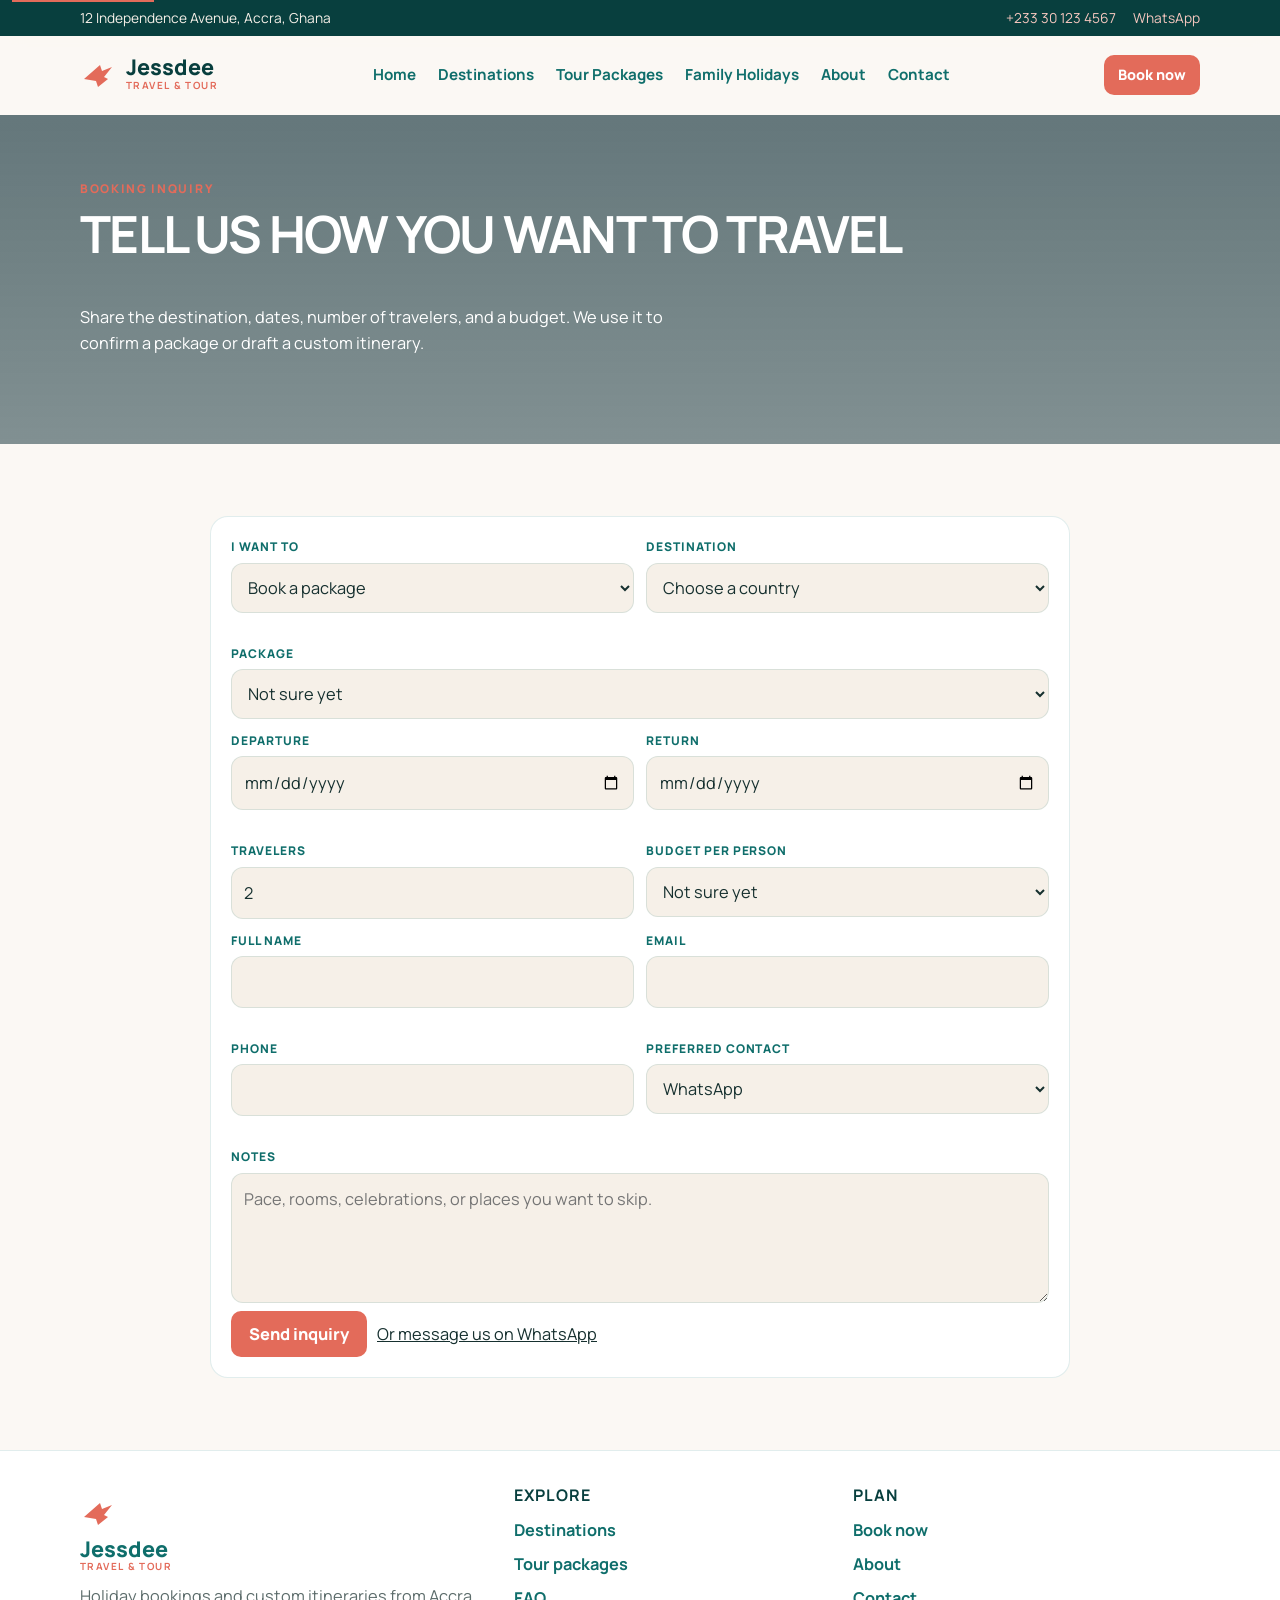
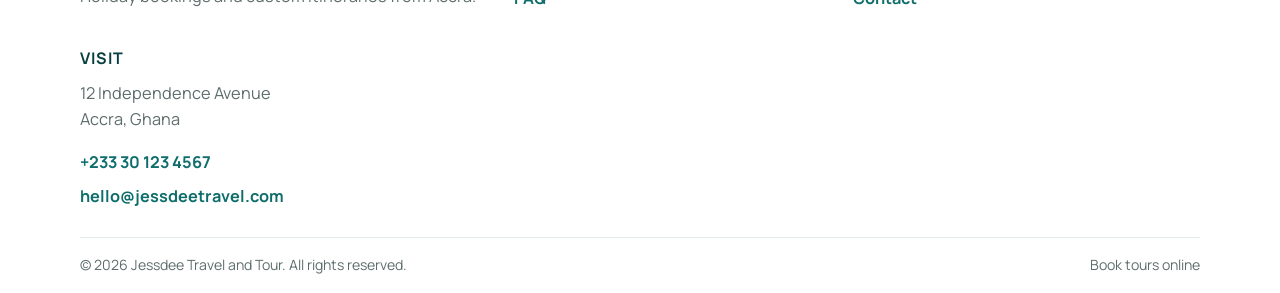
<file: booking.html>
<!DOCTYPE html>
<html lang="en">
<head>
  <meta charset="utf-8">
  <meta name="viewport" content="width=device-width, initial-scale=1">
  <title>Book a Tour | Jessdee Travel and Tour</title>
  <meta name="description" content="Send a Jessdee Travel and Tour booking inquiry with your destination, travel dates, travelers, budget, and contact details.">
  <meta name="theme-color" content="#0f6e6b">
  <link rel="icon" href="assets/favicon.svg" type="image/svg+xml">
  <link rel="preconnect" href="https://fonts.googleapis.com">
  <link rel="preconnect" href="https://fonts.gstatic.com" crossorigin>
  <link href="https://fonts.googleapis.com/css2?family=Manrope:wght@400;600;700;800&display=swap" rel="stylesheet">
  <link rel="stylesheet" href="css/styles.css">
</head>
<body data-page="booking">
  <a class="skip" href="#main">Skip to content</a>
  <div class="topbar">
    <div class="wrap topbar-inner">
      <span class="topbar-place">12 Independence Avenue, Accra, Ghana</span>
      <span class="topbar-links">
        <a href="tel:+233301234567">+233 30 123 4567</a>
        <a href="https://wa.me/233301234567" target="_blank" rel="noopener">WhatsApp</a>
      </span>
    </div>
  </div>
  <header class="site-header">
    <div class="wrap header-inner">
      <a class="logo" href="index.html" aria-label="Jessdee Travel and Tour home">
        <svg viewBox="0 0 36 36" aria-hidden="true"><path fill="#e36b5a" d="M4 22 20 8l2 6 10-4-8 10 4 2-10 8-2-6z"/></svg>
        <span><strong>Jessdee</strong><small>Travel &amp; Tour</small></span>
      </a>
      <nav class="site-nav" id="site-nav" aria-label="Primary">
        <a href="index.html" data-nav="home">Home</a>
        <a href="countries.html" data-nav="countries">Destinations</a>
        <a href="packages.html" data-nav="packages">Tour Packages</a>
        <a href="packages.html?type=Family" data-nav="family">Family Holidays</a>
        <a href="about.html" data-nav="about">About</a>
        <a href="contact.html" data-nav="contact">Contact</a>
        <a class="nav-book" href="booking.html" data-nav="booking">Book now</a>
      </nav>
      <div class="header-actions">
        <a class="btn btn-gold btn-small header-book" href="booking.html">Book now</a>
        <button class="nav-toggle" type="button" aria-expanded="false" aria-controls="site-nav"><span class="sr-only">Menu</span><span class="bars"></span></button>
      </div>
    </div>
  </header>
  <main id="main">
    <section class="page-hero hero-booking">
      <div class="wrap">
        <p class="eyebrow">Booking inquiry</p>
        <h1>Tell us how you want to travel</h1>
        <p class="lede">Share the destination, dates, number of travelers, and a budget. We use it to confirm a package or draft a custom itinerary.</p>
      </div>
    </section>
    <section class="section">
      <div class="wrap" style="max-width:860px">
        <form id="inquiry-form" class="panel form-card" novalidate>
          <div class="form-grid">
            <label class="field">
              <span>I want to</span>
              <select name="intent">
                <option value="book">Book a package</option>
                <option value="quote">Request a quote</option>
                <option value="custom">Plan a custom itinerary</option>
              </select>
            </label>
            <label class="field">
              <span>Destination</span>
              <select name="destination" data-destinations data-param="destination" data-placeholder="Choose a country" required></select>
              <small class="error" data-error-for="destination"></small>
            </label>
            <label class="field wide">
              <span>Package</span>
              <select name="package"></select>
            </label>
            <label class="field">
              <span>Departure</span>
              <input type="date" name="departure">
              <small class="error" data-error-for="departure"></small>
            </label>
            <label class="field">
              <span>Return</span>
              <input type="date" name="return">
              <small class="error" data-error-for="return"></small>
            </label>
            <label class="field">
              <span>Travelers</span>
              <input type="number" name="travelers" min="1" max="20" value="2">
            </label>
            <label class="field">
              <span>Budget per person</span>
              <select name="budget">
                <option value="">Not sure yet</option>
                <option>Under $1,500</option>
                <option>$1,500 – $2,500</option>
                <option>$2,500 – $4,000</option>
                <option>$4,000+</option>
              </select>
            </label>
            <label class="field">
              <span>Full name</span>
              <input name="name" autocomplete="name" required>
              <small class="error" data-error-for="name"></small>
            </label>
            <label class="field">
              <span>Email</span>
              <input name="email" type="email" autocomplete="email" required>
              <small class="error" data-error-for="email"></small>
            </label>
            <label class="field">
              <span>Phone</span>
              <input name="phone" type="tel" autocomplete="tel" required>
              <small class="error" data-error-for="phone"></small>
            </label>
            <label class="field">
              <span>Preferred contact</span>
              <select name="contact">
                <option>WhatsApp</option>
                <option>Phone</option>
                <option>Email</option>
              </select>
            </label>
            <label class="field wide">
              <span>Notes</span>
              <textarea name="notes" placeholder="Pace, rooms, celebrations, or places you want to skip."></textarea>
            </label>
          </div>
          <div class="form-actions">
            <button class="btn btn-gold" type="submit">Send inquiry</button>
            <a href="https://wa.me/233301234567" target="_blank" rel="noopener">Or message us on WhatsApp</a>
          </div>
        </form>
        <div class="success" id="form-success">
          <p class="kicker">Inquiry saved</p>
          <h2>Thank you, <span data-name>traveler</span>.</h2>
          <p>Your reference is <strong data-ref>JD-0000</strong>. This preview keeps the inquiry in your browser. Call <a href="tel:+233301234567">+233 30 123 4567</a> or <a href="https://wa.me/233301234567" target="_blank" rel="noopener">WhatsApp</a> the Accra desk and quote that reference.</p>
          <a class="btn btn-navy" href="packages.html">Browse more packages</a>
        </div>
      </div>
    </section>
  </main>
  <footer class="site-footer">
    <div class="wrap footer-grid">
      <div>
        <a class="logo" href="index.html"><svg viewBox="0 0 36 36" aria-hidden="true"><path fill="#e36b5a" d="M4 22 20 8l2 6 10-4-8 10 4 2-10 8-2-6z"/></svg><span><strong>Jessdee</strong><small>Travel &amp; Tour</small></span></a>
        <p>Holiday bookings and custom itineraries from Accra.</p>
      </div>
      <div>
        <h2>Explore</h2>
        <a href="countries.html">Destinations</a>
        <a href="packages.html">Tour packages</a>
        <a href="faq.html">FAQ</a>
      </div>
      <div>
        <h2>Plan</h2>
        <a href="booking.html">Book now</a>
        <a href="about.html">About</a>
        <a href="contact.html">Contact</a>
      </div>
      <div>
        <h2>Visit</h2>
        <p>12 Independence Avenue<br>Accra, Ghana</p>
        <a href="tel:+233301234567">+233 30 123 4567</a>
        <a href="mailto:hello@jessdeetravel.com">hello@jessdeetravel.com</a>
      </div>
    </div>
    <div class="wrap footer-base">
      <p>© 2026 Jessdee Travel and Tour. All rights reserved.</p>
      <p>Book tours online</p>
    </div>
  </footer>
  <script src="js/site.js" defer></script>
</body>
</html>
</file>
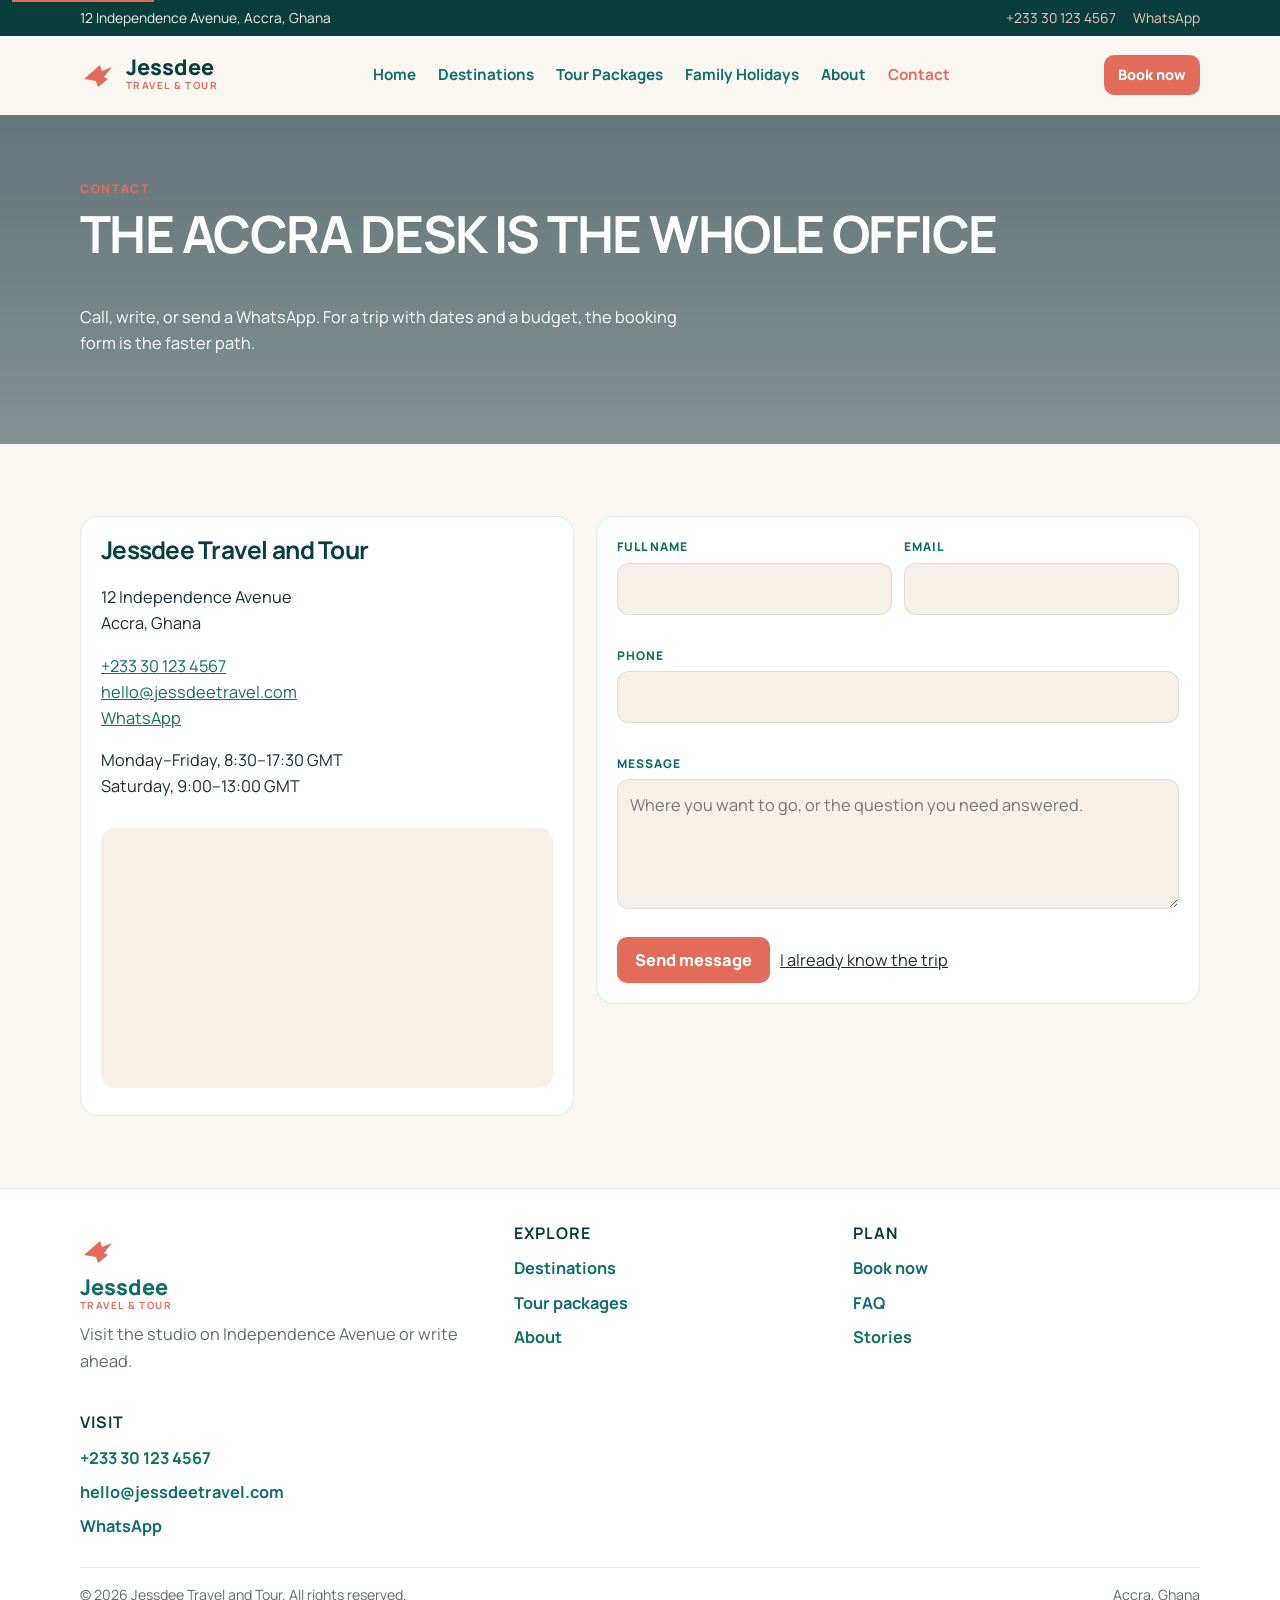
<file: contact.html>
<!DOCTYPE html>
<html lang="en">
<head>
  <meta charset="utf-8">
  <meta name="viewport" content="width=device-width, initial-scale=1">
  <title>Contact Jessdee Travel and Tour | Accra</title>
  <meta name="description" content="Contact Jessdee Travel and Tour at 12 Independence Avenue, Accra. Call +233 30 123 4567, email, WhatsApp, or send a message.">
  <meta name="theme-color" content="#0f6e6b">
  <link rel="icon" href="assets/favicon.svg" type="image/svg+xml">
  <link rel="preconnect" href="https://fonts.googleapis.com">
  <link rel="preconnect" href="https://fonts.gstatic.com" crossorigin>
  <link href="https://fonts.googleapis.com/css2?family=Manrope:wght@400;600;700;800&display=swap" rel="stylesheet">
  <link rel="stylesheet" href="css/styles.css">
</head>
<body data-page="contact">
  <a class="skip" href="#main">Skip to content</a>
  <div class="topbar">
    <div class="wrap topbar-inner">
      <span class="topbar-place">12 Independence Avenue, Accra, Ghana</span>
      <span class="topbar-links">
        <a href="tel:+233301234567">+233 30 123 4567</a>
        <a href="https://wa.me/233301234567" target="_blank" rel="noopener">WhatsApp</a>
      </span>
    </div>
  </div>
  <header class="site-header">
    <div class="wrap header-inner">
      <a class="logo" href="index.html" aria-label="Jessdee Travel and Tour home">
        <svg viewBox="0 0 36 36" aria-hidden="true"><path fill="#e36b5a" d="M4 22 20 8l2 6 10-4-8 10 4 2-10 8-2-6z"/></svg>
        <span><strong>Jessdee</strong><small>Travel &amp; Tour</small></span>
      </a>
      <nav class="site-nav" id="site-nav" aria-label="Primary">
        <a href="index.html" data-nav="home">Home</a>
        <a href="countries.html" data-nav="countries">Destinations</a>
        <a href="packages.html" data-nav="packages">Tour Packages</a>
        <a href="packages.html?type=Family" data-nav="family">Family Holidays</a>
        <a href="about.html" data-nav="about">About</a>
        <a href="contact.html" data-nav="contact">Contact</a>
        <a class="nav-book" href="booking.html" data-nav="booking">Book now</a>
      </nav>
      <div class="header-actions">
        <a class="btn btn-gold btn-small header-book" href="booking.html">Book now</a>
        <button class="nav-toggle" type="button" aria-expanded="false" aria-controls="site-nav"><span class="sr-only">Menu</span><span class="bars"></span></button>
      </div>
    </div>
  </header>
  <main id="main">
    <section class="page-hero hero-contact">
      <div class="wrap">
        <p class="eyebrow">Contact</p>
        <h1>The Accra desk is the whole office</h1>
        <p class="lede">Call, write, or send a WhatsApp. For a trip with dates and a budget, the booking form is the faster path.</p>
      </div>
    </section>
    <section class="section">
      <div class="wrap contact-layout">
        <aside class="contact-card">
          <h2>Jessdee Travel and Tour</h2>
          <p>12 Independence Avenue<br>Accra, Ghana</p>
          <p><a href="tel:+233301234567">+233 30 123 4567</a><br>
            <a href="mailto:hello@jessdeetravel.com">hello@jessdeetravel.com</a><br>
            <a href="https://wa.me/233301234567" target="_blank" rel="noopener">WhatsApp</a></p>
          <p>Monday–Friday, 8:30–17:30 GMT<br>Saturday, 9:00–13:00 GMT</p>
          <iframe class="map-frame" title="Map of Independence Avenue, Accra" loading="lazy" referrerpolicy="no-referrer-when-downgrade" src="https://maps.google.com/maps?q=Independence%20Avenue%20Accra%20Ghana&z=15&output=embed"></iframe>
        </aside>
        <div>
          <form id="contact-form" class="panel form-card" novalidate>
            <div class="form-grid">
              <label class="field">
                <span>Full name</span>
                <input name="name" autocomplete="name" required>
                <small class="error" data-error-for="name"></small>
              </label>
              <label class="field">
                <span>Email</span>
                <input name="email" type="email" autocomplete="email" required>
                <small class="error" data-error-for="email"></small>
              </label>
              <label class="field wide">
                <span>Phone</span>
                <input name="phone" type="tel" autocomplete="tel" required>
                <small class="error" data-error-for="phone"></small>
              </label>
              <label class="field wide">
                <span>Message</span>
                <textarea name="message" required placeholder="Where you want to go, or the question you need answered."></textarea>
                <small class="error" data-error-for="message"></small>
              </label>
            </div>
            <div class="form-actions">
              <button class="btn btn-gold" type="submit">Send message</button>
              <a href="booking.html">I already know the trip</a>
            </div>
          </form>
          <div class="success" id="form-success">
            <p class="kicker">Message saved</p>
            <h2>Thank you, <span data-name>there</span>.</h2>
            <p>Reference <strong data-ref>JD-0000</strong>. This preview stores the note in your browser. To reach the desk now, call <a href="tel:+233301234567">+233 30 123 4567</a> or use <a href="https://wa.me/233301234567" target="_blank" rel="noopener">WhatsApp</a>.</p>
          </div>
        </div>
      </div>
    </section>
  </main>
  <footer class="site-footer">
    <div class="wrap footer-grid">
      <div>
        <a class="logo" href="index.html"><svg viewBox="0 0 36 36" aria-hidden="true"><path fill="#e36b5a" d="M4 22 20 8l2 6 10-4-8 10 4 2-10 8-2-6z"/></svg><span><strong>Jessdee</strong><small>Travel &amp; Tour</small></span></a>
        <p>Visit the studio on Independence Avenue or write ahead.</p>
      </div>
      <div>
        <h2>Explore</h2>
        <a href="countries.html">Destinations</a>
        <a href="packages.html">Tour packages</a>
        <a href="about.html">About</a>
      </div>
      <div>
        <h2>Plan</h2>
        <a href="booking.html">Book now</a>
        <a href="faq.html">FAQ</a>
        <a href="testimonials.html">Stories</a>
      </div>
      <div>
        <h2>Visit</h2>
        <a href="tel:+233301234567">+233 30 123 4567</a>
        <a href="mailto:hello@jessdeetravel.com">hello@jessdeetravel.com</a>
        <a href="https://wa.me/233301234567" target="_blank" rel="noopener">WhatsApp</a>
      </div>
    </div>
    <div class="wrap footer-base">
      <p>© 2026 Jessdee Travel and Tour. All rights reserved.</p>
      <p>Accra, Ghana</p>
    </div>
  </footer>
  <script src="js/site.js" defer></script>
</body>
</html>
</file>
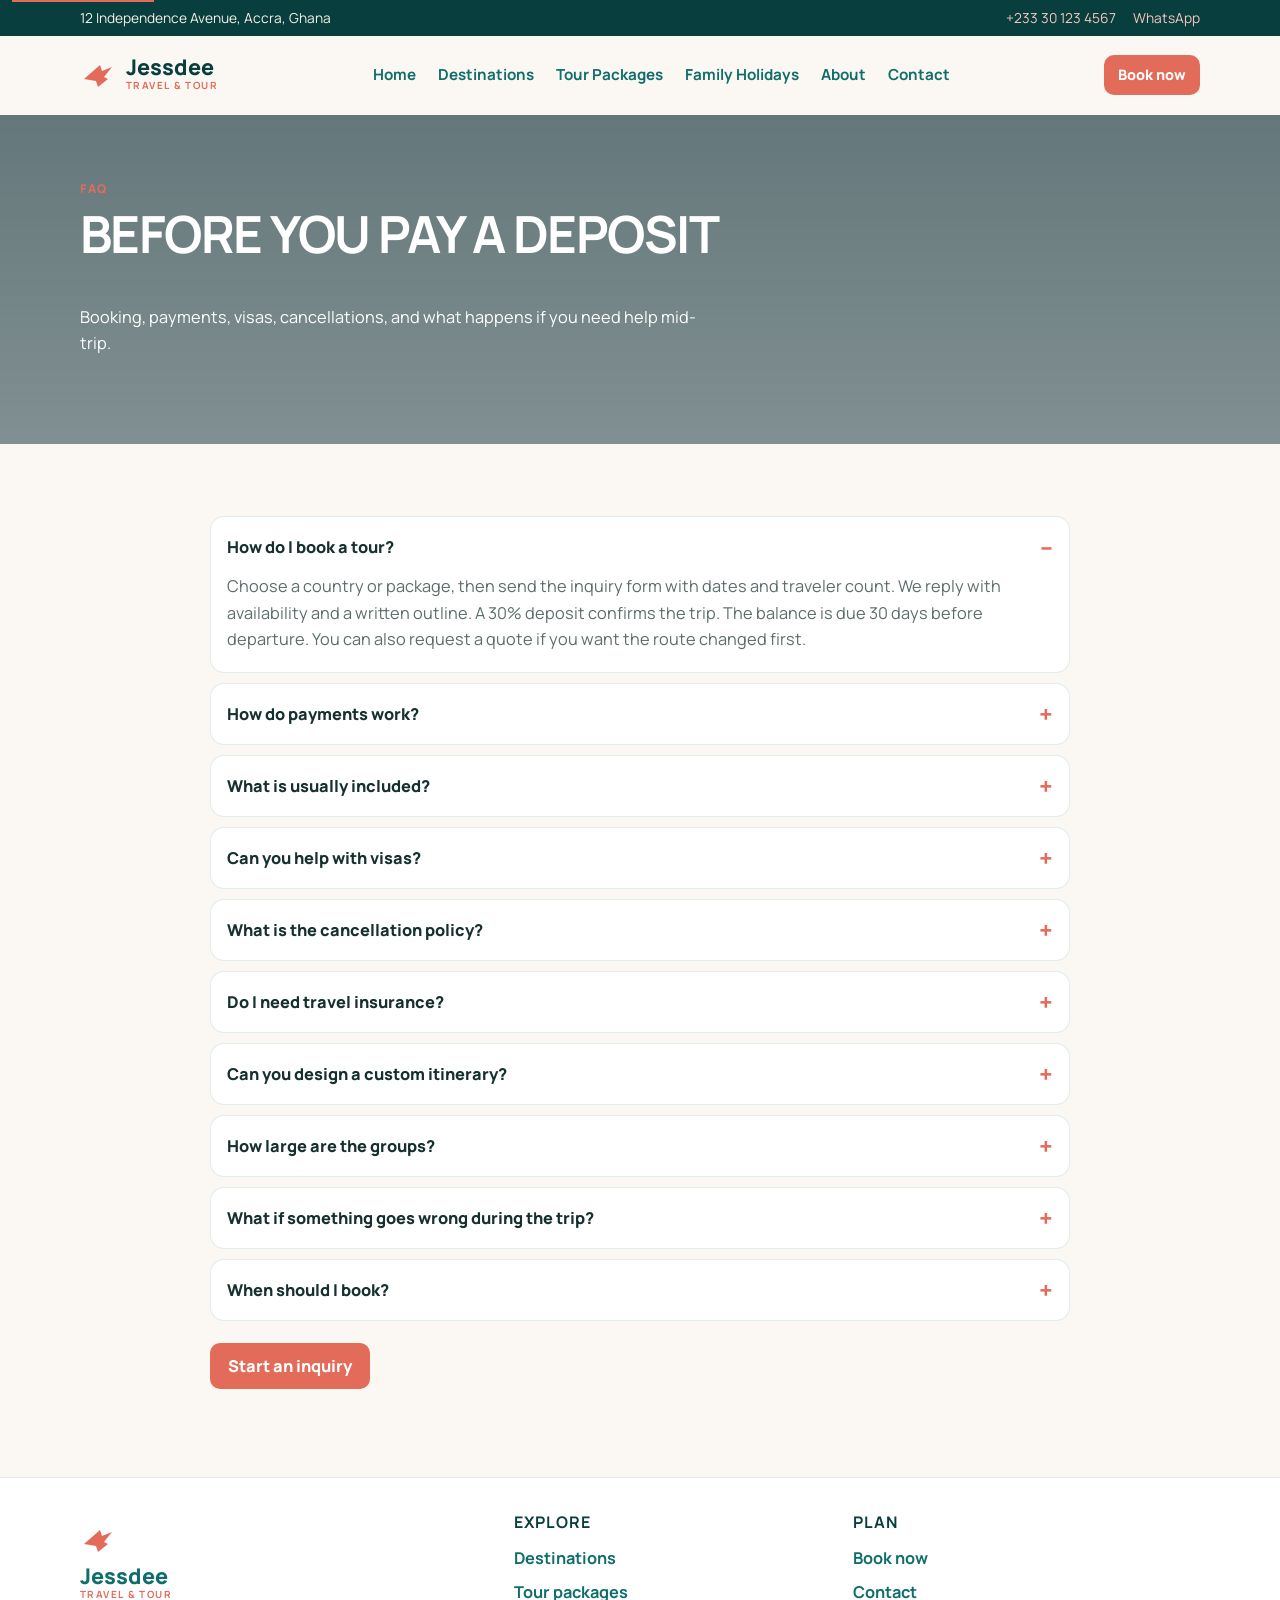
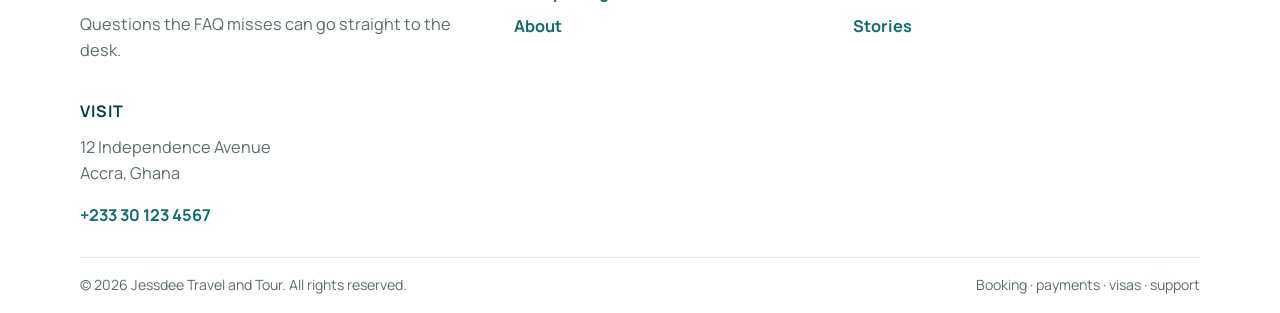
<file: faq.html>
<!DOCTYPE html>
<html lang="en">
<head>
  <meta charset="utf-8">
  <meta name="viewport" content="width=device-width, initial-scale=1">
  <title>Travel FAQ | Jessdee Travel and Tour</title>
  <meta name="description" content="Answers about booking Jessdee Travel and Tour trips, payments, visas, cancellations, and support while you travel.">
  <meta name="theme-color" content="#0f6e6b">
  <link rel="icon" href="assets/favicon.svg" type="image/svg+xml">
  <link rel="preconnect" href="https://fonts.googleapis.com">
  <link rel="preconnect" href="https://fonts.gstatic.com" crossorigin>
  <link href="https://fonts.googleapis.com/css2?family=Manrope:wght@400;600;700;800&display=swap" rel="stylesheet">
  <link rel="stylesheet" href="css/styles.css">
</head>
<body data-page="faq">
  <a class="skip" href="#main">Skip to content</a>
  <div class="topbar">
    <div class="wrap topbar-inner">
      <span class="topbar-place">12 Independence Avenue, Accra, Ghana</span>
      <span class="topbar-links">
        <a href="tel:+233301234567">+233 30 123 4567</a>
        <a href="https://wa.me/233301234567" target="_blank" rel="noopener">WhatsApp</a>
      </span>
    </div>
  </div>
  <header class="site-header">
    <div class="wrap header-inner">
      <a class="logo" href="index.html" aria-label="Jessdee Travel and Tour home">
        <svg viewBox="0 0 36 36" aria-hidden="true"><path fill="#e36b5a" d="M4 22 20 8l2 6 10-4-8 10 4 2-10 8-2-6z"/></svg>
        <span><strong>Jessdee</strong><small>Travel &amp; Tour</small></span>
      </a>
      <nav class="site-nav" id="site-nav" aria-label="Primary">
        <a href="index.html" data-nav="home">Home</a>
        <a href="countries.html" data-nav="countries">Destinations</a>
        <a href="packages.html" data-nav="packages">Tour Packages</a>
        <a href="packages.html?type=Family" data-nav="family">Family Holidays</a>
        <a href="about.html" data-nav="about">About</a>
        <a href="contact.html" data-nav="contact">Contact</a>
        <a class="nav-book" href="booking.html" data-nav="booking">Book now</a>
      </nav>
      <div class="header-actions">
        <a class="btn btn-gold btn-small header-book" href="booking.html">Book now</a>
        <button class="nav-toggle" type="button" aria-expanded="false" aria-controls="site-nav"><span class="sr-only">Menu</span><span class="bars"></span></button>
      </div>
    </div>
  </header>
  <main id="main">
    <section class="page-hero hero-faq">
      <div class="wrap">
        <p class="eyebrow">FAQ</p>
        <h1>Before you pay a deposit</h1>
        <p class="lede">Booking, payments, visas, cancellations, and what happens if you need help mid-trip.</p>
      </div>
    </section>
    <section class="section">
      <div class="wrap" style="max-width:860px">
        <div class="faq-list">
          <details class="faq-item" open>
            <summary>How do I book a tour?</summary>
            <p>Choose a country or package, then send the inquiry form with dates and traveler count. We reply with availability and a written outline. A 30% deposit confirms the trip. The balance is due 30 days before departure. You can also request a quote if you want the route changed first.</p>
          </details>
          <details class="faq-item">
            <summary>How do payments work?</summary>
            <p>Prices on the site are starting rates per person, in US dollars, sharing a double room. We confirm the final figure before you pay. Deposits can be made by card, bank transfer, or mobile money in Ghana. A receipt is sent the same day.</p>
          </details>
          <details class="faq-item">
            <summary>What is usually included?</summary>
            <p>Each package page lists inclusions. In general you can expect lodging, the guiding named in the itinerary, listed entrance fees, and breakfast. International flights, travel insurance, visas, and most lunches are separate unless the itinerary says otherwise.</p>
          </details>
          <details class="faq-item">
            <summary>Can you help with visas?</summary>
            <p>We tell you whether your nationality needs a visa, the typical timing, and which documents travelers usually prepare. Embassies make the decision, so we do not guarantee approval. Start visa questions as soon as the destination is chosen.</p>
          </details>
          <details class="faq-item">
            <summary>What is the cancellation policy?</summary>
            <p>More than 45 days before departure, the deposit is refundable minus any supplier fees already paid. Between 45 and 30 days, the deposit is retained. Inside 30 days, the trip is non-refundable because hotels and parks have been paid. If we cancel a departure, you can move the date or receive a refund of money paid to Jessdee Travel and Tour.</p>
          </details>
          <details class="faq-item">
            <summary>Do I need travel insurance?</summary>
            <p>Yes. Medical cover, cancellation, and luggage protection should be in place before you pay the balance. We can point you to the kind of policy that fits a safari or a trek, and we ask for the policy number before departure.</p>
          </details>
          <details class="faq-item">
            <summary>Can you design a custom itinerary?</summary>
            <p>Yes. Use the booking form and choose “Plan a custom itinerary.” Tell us who is traveling, the countries you are weighing, the budget, and anything that must be included — a wedding dinner, a school holiday, a preference for ground-floor rooms.</p>
          </details>
          <details class="faq-item">
            <summary>How large are the groups?</summary>
            <p>Published packages are private for your party unless the itinerary says “small group.” Iceland’s south-coast days are the usual exception, capped at twelve travelers. Families and couples are the core of the calendar.</p>
          </details>
          <details class="faq-item">
            <summary>What if something goes wrong during the trip?</summary>
            <p>Save +233 30 123 4567 and the WhatsApp thread before you fly. The Accra desk answers during posted hours, and the after-hours line is for flight changes, medical issues, and lodging problems. Your guide on the ground is the first call; we are the second.</p>
          </details>
          <details class="faq-item">
            <summary>When should I book?</summary>
            <p>Safari parks, island ferries, and Christmas weeks fill first. Three to six months ahead is comfortable. Inside six weeks we can often still help, with fewer hotel choices. Ghana’s coast is easiest from November to March; ask us before you lock dates for other regions.</p>
          </details>
        </div>
        <p style="margin-top:22px"><a class="btn btn-gold" href="booking.html">Start an inquiry</a></p>
      </div>
    </section>
  </main>
  <footer class="site-footer">
    <div class="wrap footer-grid">
      <div>
        <a class="logo" href="index.html"><svg viewBox="0 0 36 36" aria-hidden="true"><path fill="#e36b5a" d="M4 22 20 8l2 6 10-4-8 10 4 2-10 8-2-6z"/></svg><span><strong>Jessdee</strong><small>Travel &amp; Tour</small></span></a>
        <p>Questions the FAQ misses can go straight to the desk.</p>
      </div>
      <div>
        <h2>Explore</h2>
        <a href="countries.html">Destinations</a>
        <a href="packages.html">Tour packages</a>
        <a href="about.html">About</a>
      </div>
      <div>
        <h2>Plan</h2>
        <a href="booking.html">Book now</a>
        <a href="contact.html">Contact</a>
        <a href="testimonials.html">Stories</a>
      </div>
      <div>
        <h2>Visit</h2>
        <p>12 Independence Avenue<br>Accra, Ghana</p>
        <a href="tel:+233301234567">+233 30 123 4567</a>
      </div>
    </div>
    <div class="wrap footer-base">
      <p>© 2026 Jessdee Travel and Tour. All rights reserved.</p>
      <p>Booking · payments · visas · support</p>
    </div>
  </footer>
  <script src="js/site.js" defer></script>
</body>
</html>
</file>
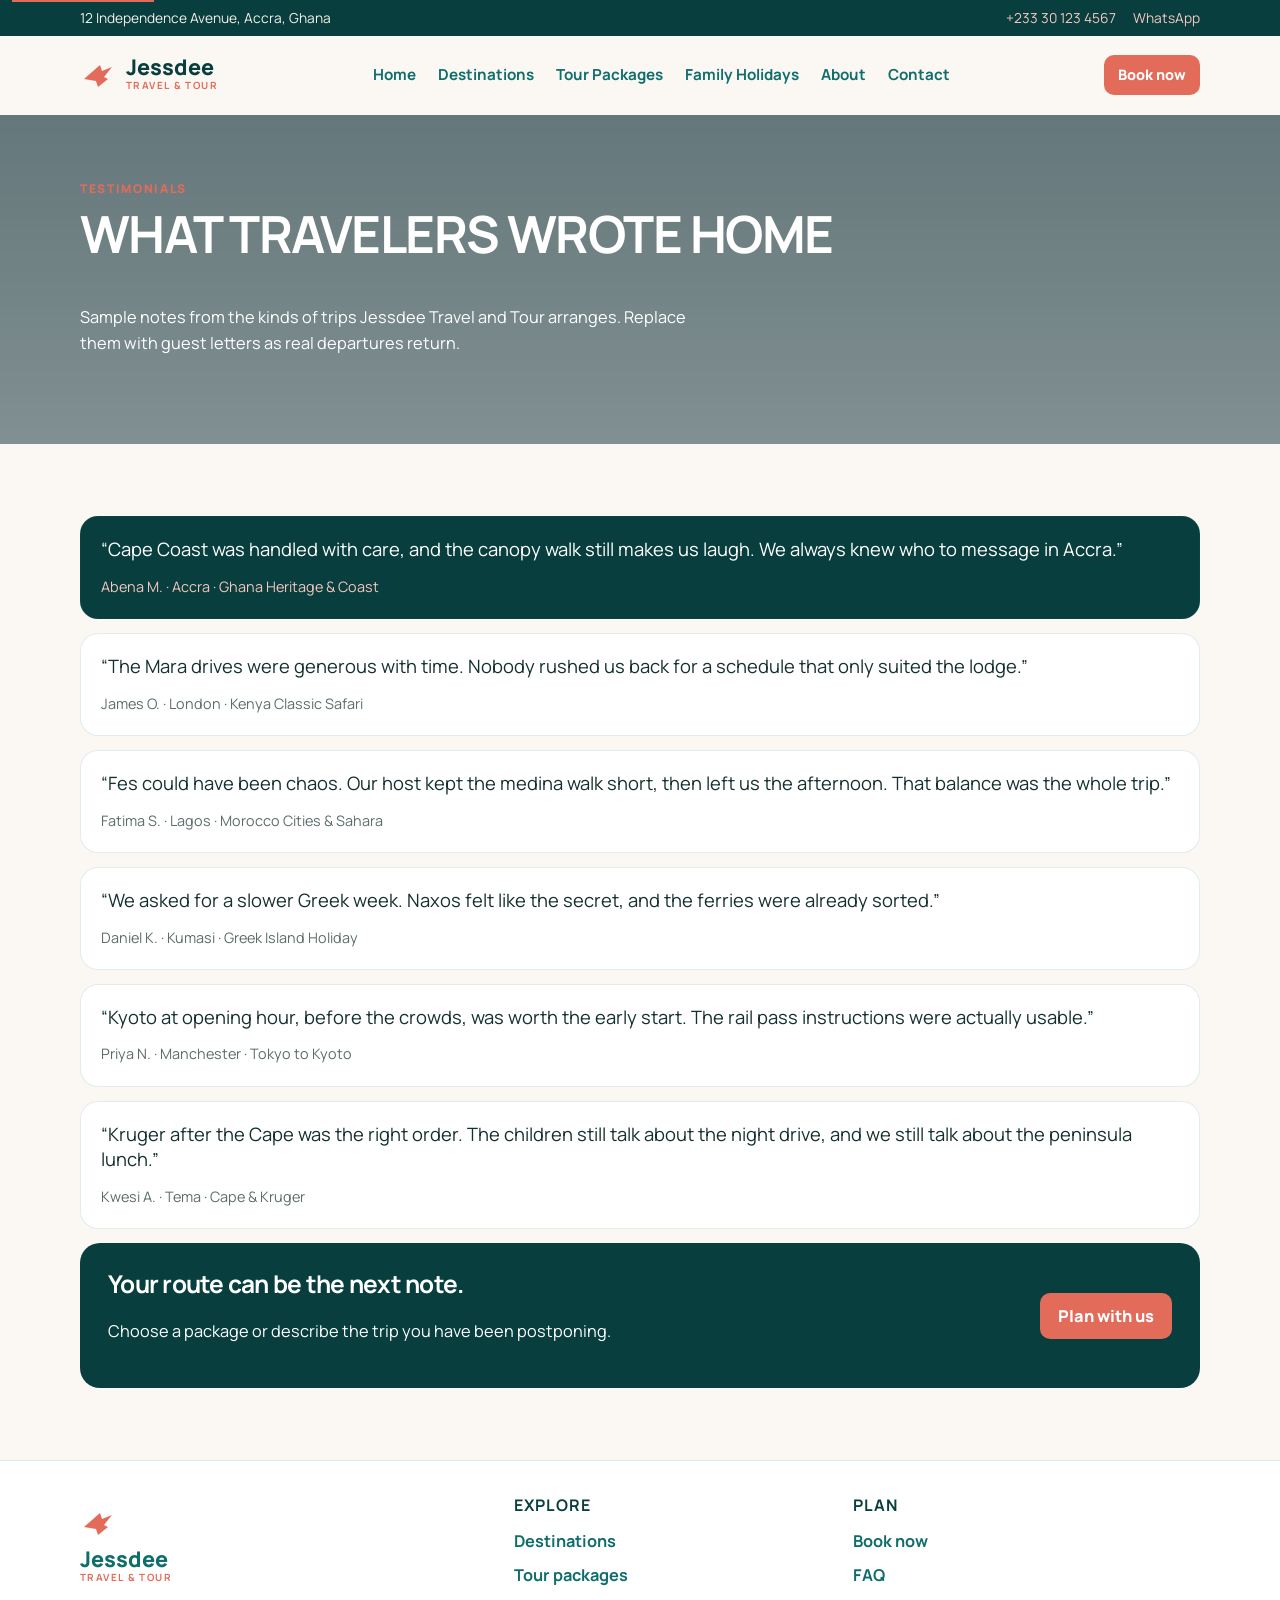
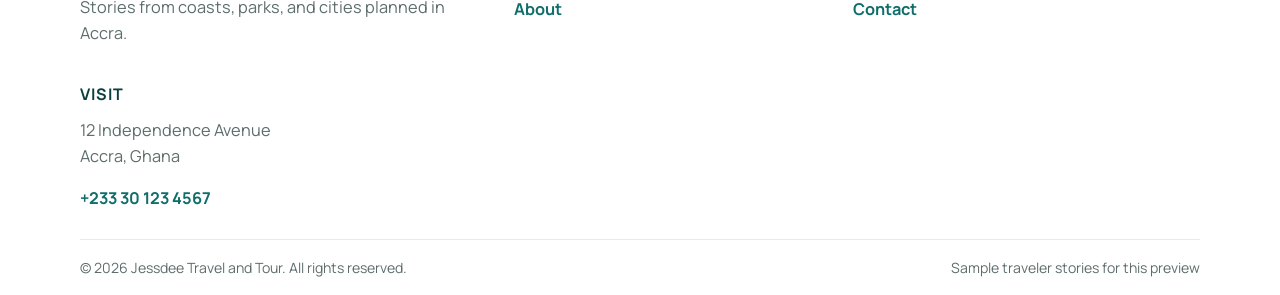
<file: testimonials.html>
<!DOCTYPE html>
<html lang="en">
<head>
  <meta charset="utf-8">
  <meta name="viewport" content="width=device-width, initial-scale=1">
  <title>Traveler Stories | Jessdee Travel and Tour</title>
  <meta name="description" content="Sample stories from Jessdee Travel and Tour travelers about safaris, coasts, islands, and city routes planned in Accra.">
  <meta name="theme-color" content="#0f6e6b">
  <link rel="icon" href="assets/favicon.svg" type="image/svg+xml">
  <link rel="preconnect" href="https://fonts.googleapis.com">
  <link rel="preconnect" href="https://fonts.gstatic.com" crossorigin>
  <link href="https://fonts.googleapis.com/css2?family=Manrope:wght@400;600;700;800&display=swap" rel="stylesheet">
  <link rel="stylesheet" href="css/styles.css">
</head>
<body data-page="stories">
  <a class="skip" href="#main">Skip to content</a>
  <div class="topbar">
    <div class="wrap topbar-inner">
      <span class="topbar-place">12 Independence Avenue, Accra, Ghana</span>
      <span class="topbar-links">
        <a href="tel:+233301234567">+233 30 123 4567</a>
        <a href="https://wa.me/233301234567" target="_blank" rel="noopener">WhatsApp</a>
      </span>
    </div>
  </div>
  <header class="site-header">
    <div class="wrap header-inner">
      <a class="logo" href="index.html" aria-label="Jessdee Travel and Tour home">
        <svg viewBox="0 0 36 36" aria-hidden="true"><path fill="#e36b5a" d="M4 22 20 8l2 6 10-4-8 10 4 2-10 8-2-6z"/></svg>
        <span><strong>Jessdee</strong><small>Travel &amp; Tour</small></span>
      </a>
      <nav class="site-nav" id="site-nav" aria-label="Primary">
        <a href="index.html" data-nav="home">Home</a>
        <a href="countries.html" data-nav="countries">Destinations</a>
        <a href="packages.html" data-nav="packages">Tour Packages</a>
        <a href="packages.html?type=Family" data-nav="family">Family Holidays</a>
        <a href="about.html" data-nav="about">About</a>
        <a href="contact.html" data-nav="contact">Contact</a>
        <a class="nav-book" href="booking.html" data-nav="booking">Book now</a>
      </nav>
      <div class="header-actions">
        <a class="btn btn-gold btn-small header-book" href="booking.html">Book now</a>
        <button class="nav-toggle" type="button" aria-expanded="false" aria-controls="site-nav"><span class="sr-only">Menu</span><span class="bars"></span></button>
      </div>
    </div>
  </header>
  <main id="main">
    <section class="page-hero hero-stories">
      <div class="wrap">
        <p class="eyebrow">Testimonials</p>
        <h1>What travelers wrote home</h1>
        <p class="lede">Sample notes from the kinds of trips Jessdee Travel and Tour arranges. Replace them with guest letters as real departures return.</p>
      </div>
    </section>
    <section class="section">
      <div class="wrap story-list">
        <blockquote class="quote feature">
          <p>“Cape Coast was handled with care, and the canopy walk still makes us laugh. We always knew who to message in Accra.”</p>
          <footer>Abena M. · Accra · Ghana Heritage &amp; Coast</footer>
        </blockquote>
        <blockquote class="quote">
          <p>“The Mara drives were generous with time. Nobody rushed us back for a schedule that only suited the lodge.”</p>
          <footer>James O. · London · Kenya Classic Safari</footer>
        </blockquote>
        <blockquote class="quote">
          <p>“Fes could have been chaos. Our host kept the medina walk short, then left us the afternoon. That balance was the whole trip.”</p>
          <footer>Fatima S. · Lagos · Morocco Cities &amp; Sahara</footer>
        </blockquote>
        <blockquote class="quote">
          <p>“We asked for a slower Greek week. Naxos felt like the secret, and the ferries were already sorted.”</p>
          <footer>Daniel K. · Kumasi · Greek Island Holiday</footer>
        </blockquote>
        <blockquote class="quote">
          <p>“Kyoto at opening hour, before the crowds, was worth the early start. The rail pass instructions were actually usable.”</p>
          <footer>Priya N. · Manchester · Tokyo to Kyoto</footer>
        </blockquote>
        <blockquote class="quote">
          <p>“Kruger after the Cape was the right order. The children still talk about the night drive, and we still talk about the peninsula lunch.”</p>
          <footer>Kwesi A. · Tema · Cape &amp; Kruger</footer>
        </blockquote>
        <div class="cta-band">
          <div>
            <h2>Your route can be the next note.</h2>
            <p>Choose a package or describe the trip you have been postponing.</p>
          </div>
          <a class="btn btn-gold" href="booking.html">Plan with us</a>
        </div>
      </div>
    </section>
  </main>
  <footer class="site-footer">
    <div class="wrap footer-grid">
      <div>
        <a class="logo" href="index.html"><svg viewBox="0 0 36 36" aria-hidden="true"><path fill="#e36b5a" d="M4 22 20 8l2 6 10-4-8 10 4 2-10 8-2-6z"/></svg><span><strong>Jessdee</strong><small>Travel &amp; Tour</small></span></a>
        <p>Stories from coasts, parks, and cities planned in Accra.</p>
      </div>
      <div>
        <h2>Explore</h2>
        <a href="countries.html">Destinations</a>
        <a href="packages.html">Tour packages</a>
        <a href="about.html">About</a>
      </div>
      <div>
        <h2>Plan</h2>
        <a href="booking.html">Book now</a>
        <a href="faq.html">FAQ</a>
        <a href="contact.html">Contact</a>
      </div>
      <div>
        <h2>Visit</h2>
        <p>12 Independence Avenue<br>Accra, Ghana</p>
        <a href="tel:+233301234567">+233 30 123 4567</a>
      </div>
    </div>
    <div class="wrap footer-base">
      <p>© 2026 Jessdee Travel and Tour. All rights reserved.</p>
      <p>Sample traveler stories for this preview</p>
    </div>
  </footer>
  <script src="js/site.js" defer></script>
</body>
</html>
</file>
<file: css/styles.css>
:root {
  --teal: #0f6e6b;
  --teal-deep: #083f3e;
  --ink: #16302f;
  --coral: #e36b5a;
  --coral-deep: #c85344;
  --sand: #f6f0e8;
  --sand-2: #eadfce;
  --gold: #d4a24c;
  --cream: #fbf8f4;
  --paper: #ffffff;
  --muted: #5d6d6c;
  --line: rgba(15, 110, 107, 0.12);
  --shadow: 0 18px 50px rgba(8, 63, 62, 0.12);
  --sans: "Manrope", "Segoe UI", sans-serif;
  --wrap: 1120px;
}

*,
*::before,
*::after { box-sizing: border-box; }

html { scroll-behavior: smooth; }

body {
  margin: 0;
  font-family: var(--sans);
  color: var(--ink);
  background: var(--cream);
  line-height: 1.6;
  font-size: 1.02rem;
}

img { max-width: 100%; display: block; }
a { color: inherit; }
button, input, select, textarea { font: inherit; color: inherit; }
h1, h2, h3, p { margin-top: 0; }
h1, h2, h3 { line-height: 1.08; letter-spacing: -0.03em; color: var(--teal-deep); }

.wrap { width: min(var(--wrap), calc(100% - 40px)); margin-inline: auto; }

.sr-only {
  position: absolute; width: 1px; height: 1px; padding: 0; margin: -1px;
  overflow: hidden; clip: rect(0, 0, 0, 0); white-space: nowrap; border: 0;
}

.skip {
  position: absolute; left: 12px; top: -40px; background: var(--coral);
  color: white; padding: 8px 12px; z-index: 50;
}
.skip:focus { top: 12px; }

:focus-visible { outline: 2px solid var(--coral); outline-offset: 3px; }

.topbar { background: var(--teal-deep); color: #f6f0e8; font-size: 0.86rem; }
.topbar-inner { display: flex; justify-content: space-between; align-items: center; min-height: 36px; gap: 12px; }
.topbar a { color: #f6c7bf; text-decoration: none; margin-left: 14px; }

.site-header {
  position: sticky; top: 0; z-index: 30;
  background: rgba(251, 248, 244, 0.94);
  backdrop-filter: blur(12px);
  border-bottom: 1px solid transparent;
}

.header-inner {
  display: flex; align-items: center; justify-content: space-between;
  min-height: 78px; gap: 16px;
}

.logo { display: flex; align-items: center; gap: 10px; text-decoration: none; color: var(--teal-deep); }
.logo svg { width: 36px; height: 36px; }
.logo strong { display: block; font-size: 1.35rem; font-weight: 800; line-height: 1; }
.logo small {
  display: block; letter-spacing: 0.14em; text-transform: uppercase;
  font-size: 0.62rem; color: var(--coral); font-weight: 700;
}

.site-nav { display: flex; align-items: center; gap: 22px; }
.site-nav a { text-decoration: none; font-weight: 700; font-size: 0.95rem; color: var(--teal); }
.site-nav a.is-active { color: var(--coral); }

.header-actions { display: flex; align-items: center; gap: 10px; }
.nav-book { display: none; }

.nav-toggle {
  display: none; width: 44px; height: 44px; border: 1px solid var(--line);
  border-radius: 12px; background: white; cursor: pointer;
}
.nav-toggle .bars,
.nav-toggle .bars::before,
.nav-toggle .bars::after {
  display: block; width: 18px; height: 2px; background: var(--teal-deep); position: relative;
}
.nav-toggle .bars::before,
.nav-toggle .bars::after { content: ""; position: absolute; left: 0; }
.nav-toggle .bars::before { top: -6px; }
.nav-toggle .bars::after { top: 6px; }

.btn {
  display: inline-flex; align-items: center; justify-content: center;
  min-height: 46px; padding: 0 18px; border-radius: 10px; border: 0;
  text-decoration: none; font-weight: 800; cursor: pointer;
}
.btn-gold, .btn-coral { background: var(--coral); color: white; }
.btn-gold:hover, .btn-coral:hover { background: var(--coral-deep); }
.btn-navy { background: var(--teal); color: white; }
.btn-line { background: transparent; border: 1.5px solid white; color: white; }
.btn-line-dark { background: white; color: var(--teal); border: 1.5px solid var(--teal); }
.btn-small { min-height: 40px; padding: 0 14px; font-size: 0.9rem; }

.hero {
  min-height: 640px;
  display: flex; align-items: center;
  color: white;
  background:
    linear-gradient(90deg, rgba(8, 30, 48, 0.55), rgba(8, 30, 48, 0.18)),
    url("https://images.unsplash.com/photo-1431274172761-fca41d930114?auto=format&fit=crop&w=2000&q=70") center/cover no-repeat;
}
.hero-layout {
  display: grid; grid-template-columns: 1.05fr 0.95fr; gap: 28px;
  align-items: center; padding: 54px 0 120px;
}
.hero h1 {
  color: white; font-size: clamp(2.6rem, 5vw, 4.3rem);
  font-weight: 800; text-transform: uppercase; max-width: 11ch; margin-bottom: 16px;
}
.hero .lede { color: rgba(255,255,255,0.92); max-width: 36ch; font-size: 1.05rem; }
.hero-collage { display: grid; grid-template-columns: 1.3fr 0.8fr; grid-template-rows: 180px 180px; gap: 14px; }
.hero-collage img { width: 100%; height: 100%; object-fit: cover; border-radius: 18px; box-shadow: 0 12px 30px rgba(0,0,0,0.25); }
.hero-collage img:first-child { grid-row: span 2; }

.deals-wrap { margin-top: -78px; position: relative; z-index: 2; padding-bottom: 20px; }
.deals {
  background: white; border-radius: 22px; box-shadow: var(--shadow);
  padding: 28px 22px 26px; text-align: center;
}
.deals h2, .section-title {
  color: var(--coral); text-transform: uppercase; letter-spacing: 0.04em;
  font-size: 1.7rem; font-weight: 800; margin-bottom: 6px;
}
.deals .sub, .section-sub { color: var(--muted); margin: 0 0 18px; }

.search-card {
  display: grid; grid-template-columns: 1.4fr 1fr 0.7fr auto; gap: 12px;
  align-items: end; text-align: left; margin-bottom: 22px;
}
.field { display: flex; flex-direction: column; gap: 6px; min-width: 0; }
.field span, .field-label {
  font-size: 0.75rem; letter-spacing: 0.08em; text-transform: uppercase; font-weight: 800; color: var(--teal);
}
.field input, .field select, .field textarea {
  width: 100%; border: 1px solid var(--line); background: var(--sand);
  border-radius: 12px; padding: 12px; min-height: 48px;
}
.field textarea { min-height: 130px; resize: vertical; }
.field .error { min-height: 1em; color: #8d2f2f; font-size: 0.82rem; }

.deal-grid { display: grid; grid-template-columns: repeat(4, 1fr); gap: 14px; }
.deal-card {
  position: relative; min-height: 250px; border-radius: 18px; overflow: hidden;
  display: flex; align-items: flex-end; color: white; text-decoration: none;
}
.deal-card img { position: absolute; inset: 0; width: 100%; height: 100%; object-fit: cover; }
.deal-card div {
  position: relative; z-index: 1; width: 100%; padding: 16px;
  background: linear-gradient(transparent, rgba(12, 20, 40, 0.82)); text-align: left;
}
.deal-card h3 { color: white; margin: 0 0 6px; font-size: 1.15rem; }
.deal-card p { margin: 0 0 10px; font-size: 0.82rem; color: rgba(255,255,255,0.9); }
.deal-card .btn { background: rgba(255,255,255,0.16); border: 1px solid rgba(255,255,255,0.7); color: white; }

.section { padding: 72px 0; }
.section-title { text-align: center; }
.section-sub { text-align: center; }

.dest-bento {
  display: grid; grid-template-columns: 1.15fr 1fr 1fr 1fr; grid-template-rows: 220px 220px; gap: 14px;
}
.dest-tile {
  position: relative; overflow: hidden; border-radius: 18px; color: white; text-decoration: none; min-height: 180px;
}
.dest-tile.wide { grid-row: span 2; }
.dest-tile img { position: absolute; inset: 0; width: 100%; height: 100%; object-fit: cover; }
.dest-tile div {
  position: absolute; inset: auto 0 0 0; padding: 16px;
  background: linear-gradient(transparent, rgba(8, 30, 40, 0.78));
}
.dest-tile h3 { color: white; margin: 0; font-size: 1.35rem; text-transform: uppercase; }
.dest-tile p { margin: 2px 0 0; color: rgba(255,255,255,0.88); }

.resp {
  margin: 10px auto 40px;
  border-radius: 22px; overflow: hidden; color: white; padding: 36px 22px;
  background:
    linear-gradient(180deg, rgba(18, 40, 70, 0.35), rgba(18, 40, 70, 0.55)),
    url("https://images.unsplash.com/photo-1507525428034-b723cf961d3e?auto=format&fit=crop&w=1600&q=70") center/cover;
}
.resp h2 { color: white; text-align: center; text-transform: uppercase; font-size: 1.8rem; margin-bottom: 18px; }
.resp-grid { display: grid; grid-template-columns: repeat(4, 1fr); gap: 12px; }
.resp article {
  background: rgba(255,255,255,0.16); border: 1px solid rgba(255,255,255,0.28);
  border-radius: 16px; padding: 18px 14px; text-align: center; backdrop-filter: blur(4px);
}
.resp b {
  width: 36px; height: 36px; border-radius: 50%; display: grid; place-items: center;
  margin: 0 auto 10px; background: var(--coral); color: white;
}
.resp h3 { color: white; font-size: 1rem; margin-bottom: 6px; }
.resp p { margin: 0; color: rgba(255,255,255,0.9); font-size: 0.92rem; }

.quotes { display: grid; grid-template-columns: 1.2fr 1fr 1fr; gap: 14px; }
.quote {
  background: white; border-radius: 18px; padding: 20px; margin: 0; border: 1px solid var(--line);
}
.quote p { font-size: 1.15rem; line-height: 1.4; margin-bottom: 12px; }
.quote footer { color: var(--muted); font-size: 0.9rem; }
.quote.feature { background: var(--teal-deep); color: white; }
.quote.feature p { color: white; }
.quote.feature footer { color: #f3c7bf; }

.kicker, .eyebrow {
  letter-spacing: 0.14em; text-transform: uppercase; font-size: 0.75rem; font-weight: 800;
  color: var(--coral); margin: 0 0 8px;
}
.lede { color: var(--muted); max-width: 62ch; }

.page-hero {
  --hero: url("https://images.unsplash.com/photo-1431274172761-fca41d930114?auto=format&fit=crop&w=1800&q=70");
  padding: 64px 0 72px; color: white;
  background: linear-gradient(180deg, rgba(8, 40, 48, 0.62), rgba(8, 40, 48, 0.5)), var(--hero) center/cover no-repeat;
}
.page-hero h1, .page-hero .lede { color: white; }
.page-hero h1 { font-size: clamp(2.2rem, 4vw, 3.4rem); text-transform: uppercase; }
.hero-countries { --hero: url("https://images.unsplash.com/photo-1564507592333-c60657eea523?auto=format&fit=crop&w=1800&q=70"); }
.hero-packages { --hero: url("https://images.unsplash.com/photo-1469854523086-cc02fe5d8800?auto=format&fit=crop&w=1800&q=70"); }
.hero-about { --hero: url("https://images.unsplash.com/photo-1488646953014-85cb44e25828?auto=format&fit=crop&w=1800&q=70"); }
.hero-stories { --hero: url("https://images.unsplash.com/photo-1476514525535-07fb3b4ae5f1?auto=format&fit=crop&w=1800&q=70"); }
.hero-contact { --hero: url("https://images.unsplash.com/photo-1524231757912-21f4fe3a7200?auto=format&fit=crop&w=1800&q=70"); }
.hero-faq { --hero: url("https://images.unsplash.com/photo-1501785888041-af3ef285b470?auto=format&fit=crop&w=1800&q=70"); }
.hero-booking { --hero: url("https://images.unsplash.com/photo-1436491865332-7a61a109cc05?auto=format&fit=crop&w=1800&q=70"); }

.filters {
  display: grid; grid-template-columns: repeat(5, 1fr); gap: 12px;
  background: white; border-radius: 18px; padding: 16px; margin-top: -36px;
  position: relative; z-index: 2; box-shadow: var(--shadow);
}
.results-bar { display: flex; justify-content: space-between; gap: 12px; margin: 18px 0 12px; }
.results-bar p { margin: 0; color: var(--muted); }
.linkish { background: none; border: 0; color: var(--teal); font-weight: 800; cursor: pointer; text-decoration: underline; }

.country-grid, .country-mosaic { display: grid; grid-template-columns: repeat(3, 1fr); gap: 14px; }
.country-grid { grid-auto-rows: 280px; }
.country-card {
  position: relative; overflow: hidden; border-radius: 18px; min-height: 220px;
  display: block; color: white; text-decoration: none;
}
.country-card img { position: absolute; inset: 0; width: 100%; height: 100%; object-fit: cover; }
.country-card div {
  position: absolute; inset: auto 0 0 0; padding: 16px;
  background: linear-gradient(transparent, rgba(8, 30, 40, 0.86));
}
.country-card h3 { color: white; margin: 0 0 4px; }

.package-list { display: grid; gap: 14px; }
.package-card {
  display: grid; grid-template-columns: 280px 1fr; background: white;
  border-radius: 18px; overflow: hidden; border: 1px solid var(--line);
}
.package-card img { width: 100%; height: 100%; object-fit: cover; min-height: 210px; }
.package-body { padding: 18px; display: flex; flex-direction: column; gap: 8px; }
.package-body h3 { margin: 0; font-size: 1.5rem; }
.package-body p { margin: 0; color: var(--muted); }
.meta { display: flex; flex-wrap: wrap; gap: 8px; }
.meta span { background: var(--sand); color: var(--teal-deep); border-radius: 999px; padding: 4px 10px; font-size: 0.8rem; font-weight: 700; }
.package-foot { display: flex; justify-content: space-between; align-items: center; gap: 12px; margin-top: auto; }
.price { font-size: 1.45rem; font-weight: 800; color: var(--teal-deep); line-height: 1; }
.price small { display: block; font-size: 0.72rem; letter-spacing: 0.06em; text-transform: uppercase; color: var(--muted); margin-bottom: 4px; }
.package-actions { display: flex; flex-wrap: wrap; gap: 8px; }

.steps { display: grid; grid-template-columns: repeat(3, 1fr); gap: 14px; }
.step { background: white; border-radius: 16px; padding: 18px; border: 1px solid var(--line); }
.step b { color: var(--coral); font-size: 1.4rem; }
.step p, .value p, .split-lists p, .itinerary p { color: var(--muted); margin: 0; }
.check { list-style: none; padding: 0; }
.check li { position: relative; padding-left: 26px; margin: 8px 0; }
.check li::before { content: ""; width: 12px; height: 12px; border-radius: 50%; background: var(--coral); position: absolute; left: 0; top: 6px; }
.split, .about-grid, .contact-layout { display: grid; grid-template-columns: 0.9fr 1.1fr; gap: 22px; align-items: start; }
.split img, .about-photo img { width: 100%; height: 100%; object-fit: cover; border-radius: 18px; min-height: 320px; }
.values { display: grid; grid-template-columns: repeat(3, 1fr); gap: 14px; }
.value, .contact-card, .panel, .form-card { background: white; border: 1px solid var(--line); border-radius: 18px; }
.value, .contact-card, .form-card { padding: 20px; }
.contact-card a { color: var(--teal); }
.map-frame { width: 100%; height: 260px; border: 0; border-radius: 14px; margin-top: 12px; background: var(--sand); }
.form-grid { display: grid; grid-template-columns: 1fr 1fr; gap: 12px; }
.form-grid .wide { grid-column: 1 / -1; }
.form-actions { display: flex; flex-wrap: wrap; gap: 10px; align-items: center; margin-top: 8px; }
.success { display: none; }
.success.is-on { display: block; }
.success h2 { font-size: 2rem; }
.faq-list { display: grid; gap: 10px; }
.faq-item { background: white; border-radius: 14px; border: 1px solid var(--line); padding: 4px 16px; }
.faq-item summary { cursor: pointer; font-weight: 800; min-height: 52px; display: flex; align-items: center; justify-content: space-between; list-style: none; }
.faq-item summary::-webkit-details-marker { display: none; }
.faq-item summary::after { content: "+"; color: var(--coral); font-size: 1.5rem; }
.faq-item[open] summary::after { content: "–"; }
.faq-item p { color: var(--muted); }
.empty, .banner-note { background: white; border-radius: 16px; padding: 16px; border: 1px dashed var(--sand-2); }
.story-list { display: grid; gap: 14px; }
.cta-band {
  display: flex; justify-content: space-between; align-items: center; gap: 16px;
  background: var(--teal-deep); color: white; border-radius: 20px; padding: 28px;
}
.cta-band h2 { color: white; }

dialog { border: 0; padding: 0; width: min(820px, calc(100% - 24px)); border-radius: 20px; background: var(--cream); }
dialog::backdrop { background: rgba(8, 40, 40, 0.62); }
.dialog-photo { width: 100%; height: 220px; object-fit: cover; }
.dialog-body { padding: 20px; }
.dialog-top { display: flex; justify-content: space-between; gap: 12px; }
.close-dialog { border: 0; background: var(--sand); width: 40px; height: 40px; border-radius: 50%; cursor: pointer; }
.itinerary { display: grid; gap: 8px; margin: 12px 0; }
.itinerary article { background: white; border-radius: 12px; padding: 12px; border: 1px solid var(--line); }
.itinerary h4 { margin: 0 0 4px; }
.split-lists { display: grid; grid-template-columns: 1fr 1fr; gap: 14px; }
.split-lists ul { margin: 8px 0 0; color: var(--muted); }

.site-footer { background: white; border-top: 1px solid var(--line); padding-top: 36px; }
.footer-grid { display: grid; grid-template-columns: 1.3fr 1fr 1.1fr; gap: 24px; padding-bottom: 20px; }
.site-footer h2 { font-size: 1rem; text-transform: uppercase; letter-spacing: 0.06em; }
.site-footer a { display: block; text-decoration: none; margin: 8px 0; color: var(--teal); font-weight: 700; }
.site-footer p { color: var(--muted); }
.footer-base { border-top: 1px solid var(--line); min-height: 56px; display: flex; align-items: center; justify-content: space-between; font-size: 0.88rem; color: var(--muted); }
.footer-base p { margin: 0; }
.newsletter { display: flex; gap: 8px; }
.newsletter input { flex: 1; border: 1px solid var(--line); border-radius: 8px; padding: 10px; background: var(--sand); }

@media (max-width: 980px) {
  .hero-layout, .deal-grid, .resp-grid, .quotes, .filters, .values, .footer-grid, .split, .contact-layout, .about-grid, .form-grid, .split-lists, .steps { grid-template-columns: 1fr 1fr; }
  .dest-bento { grid-template-columns: 1fr 1fr; grid-template-rows: none; }
  .dest-tile.wide { grid-row: auto; min-height: 260px; }
  .package-card { grid-template-columns: 1fr; }
  .country-grid { grid-template-columns: 1fr 1fr; }
  .nav-toggle { display: inline-flex; align-items: center; justify-content: center; }
  .site-nav {
    position: fixed; inset: 0 0 0 auto; width: min(300px, 86vw); background: var(--teal-deep); color: white;
    flex-direction: column; align-items: flex-start; padding: 88px 22px 22px; gap: 8px;
    transform: translateX(104%);
  }
  .site-nav.is-open { transform: translateX(0); }
  .site-nav a { color: white; font-size: 1.1rem; width: 100%; padding: 10px 0; border-bottom: 1px solid rgba(255,255,255,0.1); }
  .nav-book { display: block; }
  .header-book { display: none; }
}

@media (max-width: 700px) {
  .wrap { width: min(var(--wrap), calc(100% - 28px)); }
  .hero-layout, .hero-collage, .deal-grid, .resp-grid, .quotes, .filters, .dest-bento, .search-card, .form-grid, .split, .contact-layout, .about-grid, .split-lists, .steps, .values, .footer-grid, .footer-base, .package-foot, .cta-band, .country-grid {
    grid-template-columns: 1fr;
  }
  .hero { min-height: auto; }
  .hero-layout { padding: 36px 0 90px; }
  .hero-collage { grid-template-rows: 180px 140px; }
  .hero-collage img:first-child { grid-row: auto; height: 180px; }
  .section { padding: 52px 0; }
  .filters { margin-top: 16px; }
}

@media (prefers-reduced-motion: reduce) {
  html { scroll-behavior: auto; }
  * { transition: none !important; }
}
</file>
